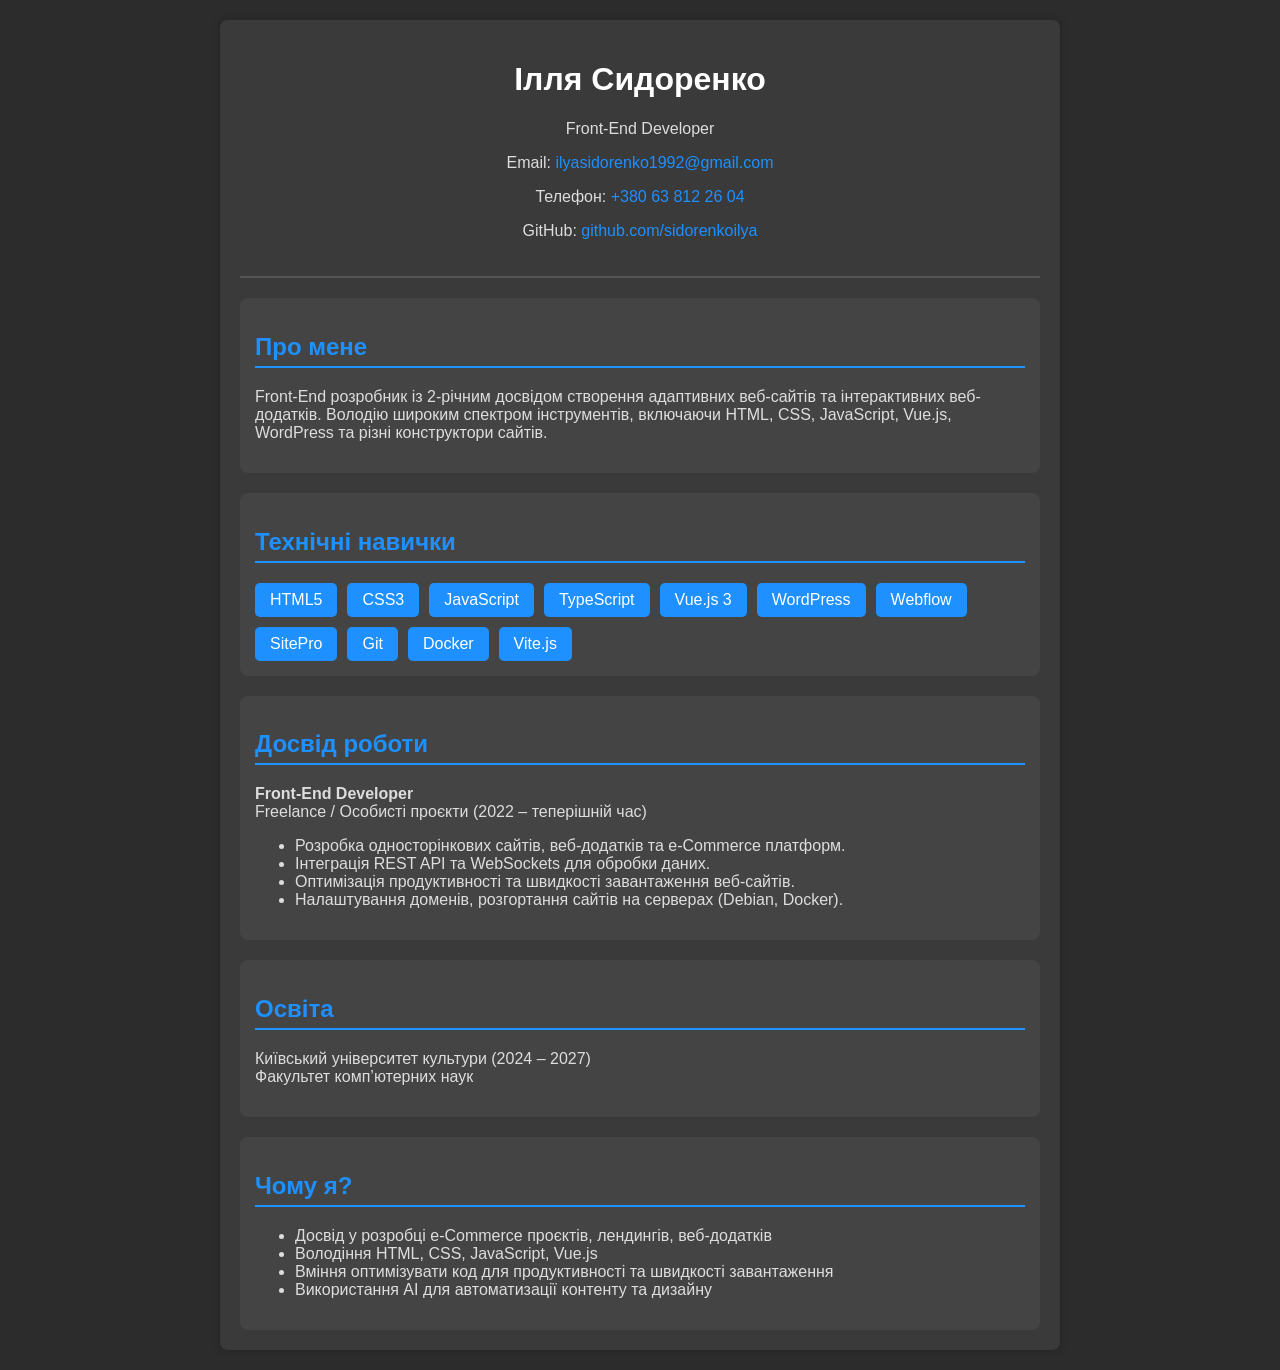
<file: index.html>
<!DOCTYPE html>
<html lang="uk">
<head>
    <meta charset="UTF-8">
    <meta name="viewport" content="width=device-width, initial-scale=1.0">
    <title>Резюме - Ілля Сидоренко</title>
    <style>
        body {
            font-family: Arial, sans-serif;
            margin: 0;
            padding: 0;
            background-color: #2c2c2c;
            color: #ddd;
        }
        .container {
            max-width: 800px;
            margin: 20px auto;
            background: #3a3a3a;
            padding: 20px;
            box-shadow: 0px 0px 10px rgba(0, 0, 0, 0.2);
            border-radius: 8px;
            transition: transform 0.3s, box-shadow 0.3s;
        }
        .container:hover {
            transform: scale(1.02);
            box-shadow: 0px 0px 15px rgba(255, 255, 255, 0.2);
        }
        header {
            text-align: center;
            padding-bottom: 20px;
            border-bottom: 2px solid #555;
        }
        h1 {
            color: #fff;
        }
        a {
            color: #1e90ff;
            text-decoration: none;
        }
        a:hover {
            text-decoration: underline;
        }
        section {
            margin-top: 20px;
            padding: 15px;
            background: #444;
            border-radius: 8px;
            transition: background 0.3s;
        }
        section:hover {
            background: #555;
        }
        h2 {
            border-bottom: 2px solid #1e90ff;
            padding-bottom: 5px;
            color: #1e90ff;
        }
        .skills {
            display: flex;
            flex-wrap: wrap;
            gap: 10px;
        }
        .skill-button {
            background: #1e90ff;
            color: white;
            padding: 8px 15px;
            border-radius: 5px;
            cursor: pointer;
            transition: background 0.3s;
        }
        .skill-button:hover {
            background: #0f7bd4;
        }
    </style>
</head>
<body>
    <div class="container">
        <header>
            <h1>Ілля Сидоренко</h1>
            <p>Front-End Developer</p>
            <p>Email: <a href="mailto:ilyasidorenko1992@gmail.com">ilyasidorenko1992@gmail.com</a></p>
            <p>Телефон: <a href="tel:+380638122604">+380 63 812 26 04</a></p>
            <p>GitHub: <a href="https://github.com/sidorenkoilya" target="_blank">github.com/sidorenkoilya</a></p>
        </header>
        
        <section>
            <h2>Про мене</h2>
            <p>Front-End розробник із 2-річним досвідом створення адаптивних веб-сайтів та інтерактивних веб-додатків. Володію широким спектром інструментів, включаючи HTML, CSS, JavaScript, Vue.js, WordPress та різні конструктори сайтів.</p>
        </section>
        
        <section>
            <h2>Технічні навички</h2>
            <div class="skills">
                <span class="skill-button">HTML5</span>
                <span class="skill-button">CSS3</span>
                <span class="skill-button">JavaScript</span>
                <span class="skill-button">TypeScript</span>
                <span class="skill-button">Vue.js 3</span>
                <span class="skill-button">WordPress</span>
                <span class="skill-button">Webflow</span>
                <span class="skill-button">SitePro</span>
                <span class="skill-button">Git</span>
                <span class="skill-button">Docker</span>
                <span class="skill-button">Vite.js</span>
            </div>
        </section>
        
        <section>
            <h2>Досвід роботи</h2>
            <p><strong>Front-End Developer</strong><br>Freelance / Особисті проєкти (2022 – теперішній час)</p>
            <ul>
                <li>Розробка односторінкових сайтів, веб-додатків та e-Commerce платформ.</li>
                <li>Інтеграція REST API та WebSockets для обробки даних.</li>
                <li>Оптимізація продуктивності та швидкості завантаження веб-сайтів.</li>
                <li>Налаштування доменів, розгортання сайтів на серверах (Debian, Docker).</li>
            </ul>
        </section>
        
        <section>
            <h2>Освіта</h2>
            <p>Київський університет культури (2024 – 2027)<br>Факультет комп’ютерних наук</p>
        </section>
        
        <section>
            <h2>Чому я?</h2>
            <ul>
                <li>Досвід у розробці e-Commerce проєктів, лендингів, веб-додатків</li>
                <li>Володіння HTML, CSS, JavaScript, Vue.js</li>
                <li>Вміння оптимізувати код для продуктивності та швидкості завантаження</li>
                <li>Використання AI для автоматизації контенту та дизайну</li>
            </ul>
        </section>
    </div>
</body>
</html>
</file>
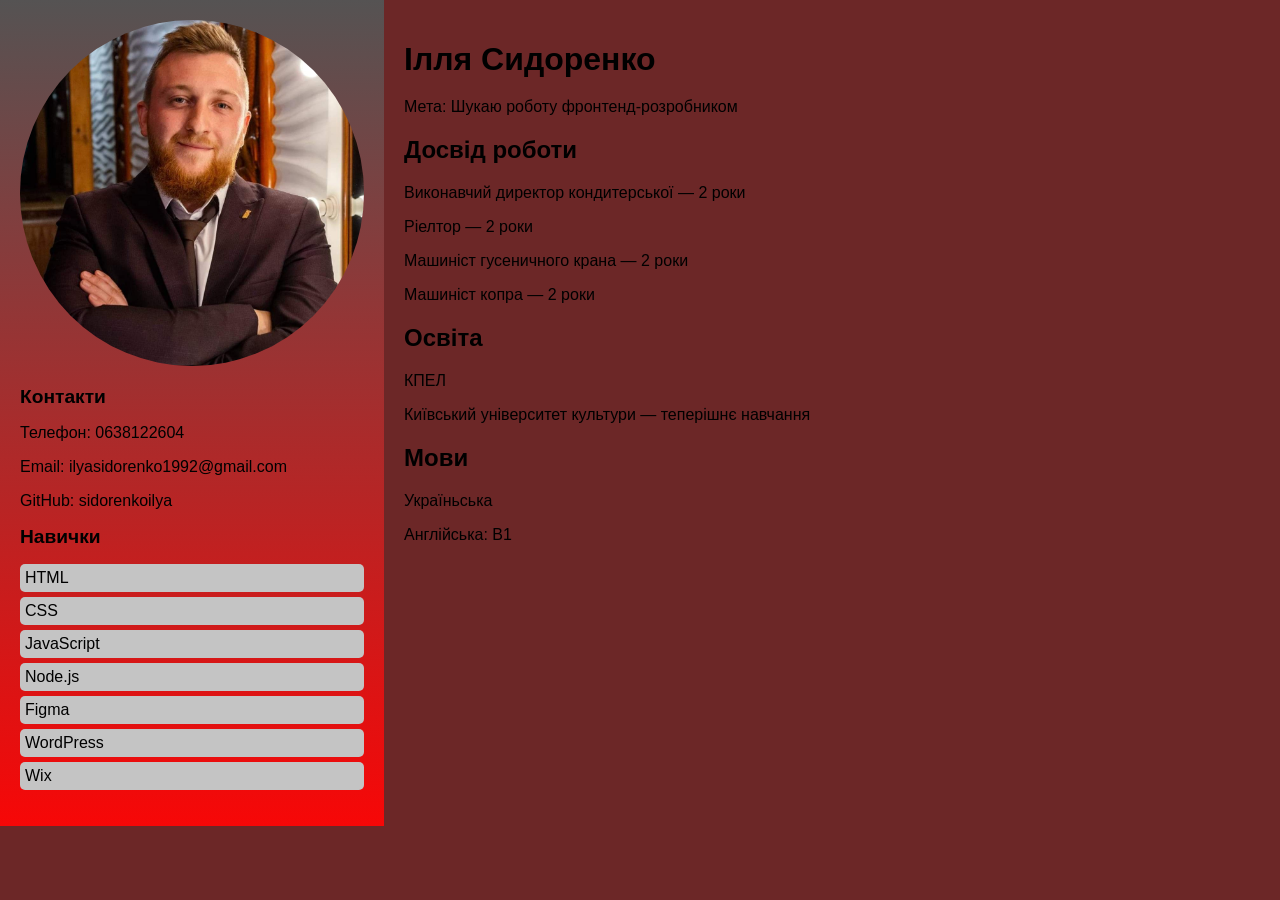
<file: TEST/index.html>
<!DOCTYPE html>
<html lang="en">
<head>
    <meta charset="UTF-8">
    <meta name="viewport" content="width=device-width, initial-scale=1.0">
    <title>Ілля Сидоренко</title>
    <link rel="stylesheet" href="styles/styles.css">
</head>
<body>
    <div class="resume-container">
        <aside class="sidebar">
            <div class="photo">
                <img src="images/your-photo.jpg" alt="Фото Іллі Сидоренка">
            </div>
            <div class="contact-info">
                <h2>Контакти</h2>
                <p><a href="tel:+380638122604">Телефон: 0638122604</a></p>
                <p><a href="mailto:ilyasidorenko1992@gmail.com">Email: ilyasidorenko1992@gmail.com</a></p>
                <p>GitHub: <a href="https://github.com/sidorenkoilya" target="_blank">sidorenkoilya</a></p>
            </div>
            
            <div class="skills">
                <h2>Навички</h2>
                <ul>
                    <li>HTML</li>
                    <li>CSS</li>
                    <li>JavaScript</li>
                    <li>Node.js</li>
                    <li>Figma</li>
                    <li>WordPress</li>
                    <li>Wix</li>
                </ul>
            </div>
        </aside>
        <main class="main-content">
            <h1>Ілля Сидоренко</h1>
            <p>Мета: Шукаю роботу фронтенд-розробником</p>
            <h2>Досвід роботи</h2>
            <p>Виконавчий директор кондитерської — 2 роки</p>
            <p>Ріелтор — 2 роки</p>
            <p>Машиніст гусеничного крана — 2 роки</p>
            <p>Машиніст копра — 2 роки</p>
            <h2>Освіта</h2>
            <p>КПЕЛ</p>
            <p>Київський університет культури — теперішнє навчання</p>
            <h2>Мови</h2>
            <p>Україньська</p>
            <p>Англійська: B1</p>
        </main>
    </div>
</body>
</html>
</file>
<file: TEST/styles/styles.css>
body {
    font-family: Arial, sans-serif;
    margin: 0;
    padding: 0;
    background-color: #5a0d0de3;
}

.resume-container {
    display: flex;
}

.sidebar {
    width: 30%;
    background-color: rgb(228, 0, 0); /* Резервний колір */
    background: linear-gradient(180deg, rgb(85, 83, 83), rgb(247, 7, 7));
    padding: 20px;
    box-sizing: border-box;
    transition: background 0.3s ease-in-out, box-shadow 0.3s ease-in-out;
}


/* Стиль для контактів */
.contact-info p {
    transition: color 0.3s ease, transform 0.3s ease;
}

/* Виділення при наведенні на контакти */
.contact-info p:hover {
    color: #ff6347; /* Наприклад, колір томата */
    transform: scale(1.05); /* Легке збільшення */
}

/* Стиль для навичок */
.skills ul li {
    background-color: #c4c4c4;
    padding: 5px;
    margin-bottom: 5px;
    border-radius: 5px;
    transition: background-color 0.3s ease, transform 0.3s ease;
}

/* Виділення при наведенні на навички */
.skills ul li:hover {
    background-color: #ff6347; /* Зміна кольору при наведенні */
    transform: scale(1.05); /* Легке збільшення елемента */
}





.photo img {
    width: 100%;
    border-radius: 50%;
}

/* Приховуємо стандартне форматування посилань */
.contact-info a {
    color: inherit; /* Залишаємо колір таким, як у тексту */
    text-decoration: none; /* Прибираємо підкреслення */
    transition: color 0.3s ease, transform 0.3s ease;
}

/* Додаємо ефект при наведенні */
.contact-info a:hover {
    color: #ff6347; /* Наприклад, колір томата при наведенні */
    transform: scale(1.05); /* Легке збільшення */
}


.contact-info h2, .skills h2 {
    font-size: 1.2em;
    margin-bottom: 10px;
}

.skills ul {
    list-style-type: none;
    padding: 0;
}

.skills ul li {
    background-color: #c4c4c4;
    padding: 5px;
    margin-bottom: 5px;
    border-radius: 5px;
}

.main-content {
    width: 70%;
    padding: 20px;
    box-sizing: border-box;
}

.main-content h1 {
    font-size: 2em;
    margin-bottom: 20px;
}

.main-content h2 {
    margin-top: 20px;
}
</file>
